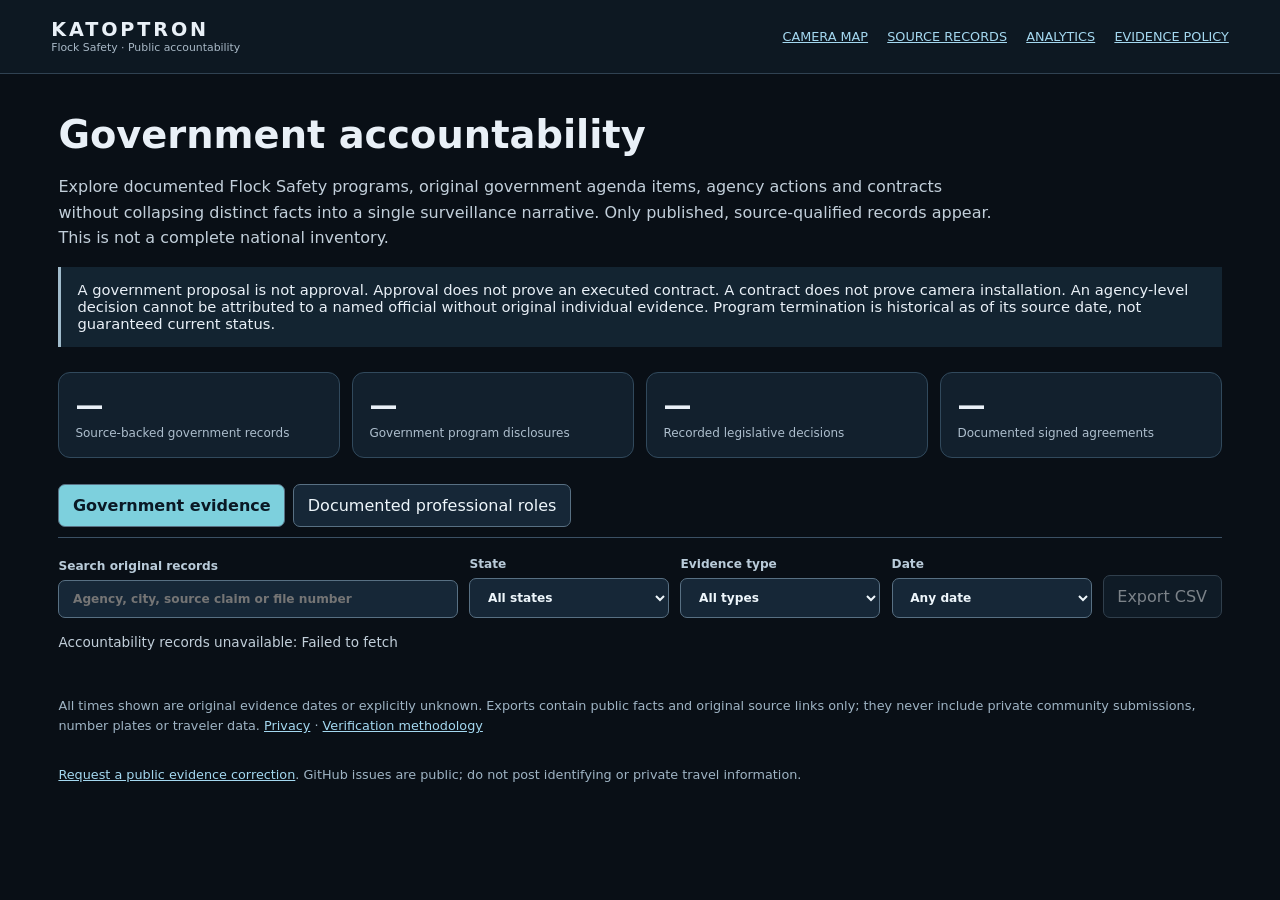
<file: accountability.html>
<!doctype html>
<html lang="en"><head><meta charset="utf-8"><meta name="viewport" content="width=device-width,initial-scale=1">
<meta name="referrer" content="strict-origin-when-cross-origin">
<title>Katoptron | Flock Safety Government Accountability</title>
<meta name="description" content="Explore original government documents, dated Flock Safety program disclosures, legislative actions and source-backed professional role records without confusing proposals, contracts and installations.">
<style>
:root{color-scheme:dark;font-family:Inter,system-ui,-apple-system,Segoe UI,sans-serif;background:#090f16;color:#e9f0f7}
*{box-sizing:border-box}body{margin:0}a{color:#a4d8f0}a:hover{text-decoration:underline}
header{display:flex;align-items:center;justify-content:space-between;gap:1rem;flex-wrap:wrap;padding:1.15rem max(1rem,4vw);border-bottom:1px solid #304252;background:#0d1822}
.brand{font-weight:800;letter-spacing:.15em;font-size:1.2rem;text-decoration:none;color:#e9f0f7}
.brand small{display:block;font-weight:400;letter-spacing:0;font-size:.68rem;color:#a9b9c7}
nav{display:flex;gap:1.2rem;flex-wrap:wrap;font-size:.8rem}
main{max-width:1240px;margin:0 auto;padding:2.4rem max(1rem,3vw) 5rem}
h1{font-size:clamp(1.6rem,3.6vw,2.4rem);line-height:1.2;margin:0 0 .6rem}h2{font-size:1.18rem;margin:0}
p{color:#c2cfda;line-height:1.6}.lead{max-width:940px}
.counters{display:grid;grid-template-columns:repeat(4,minmax(0,1fr));gap:.8rem;margin:1.6rem 0}
.counter{border:1px solid #31495c;border-radius:12px;padding:1rem;background:#12202d}
.counter strong{display:block;font-size:1.75rem;font-variant-numeric:tabular-nums}
.counter span{color:#adbecd;font-size:.75rem}
.warning{border-left:3px solid #a1bccc;padding:.9rem 1rem;background:#132431;margin:1rem 0;font-size:.92rem}
.tabs{display:flex;gap:.5rem;border-bottom:1px solid #3b5064;margin:1.6rem 0 1.2rem;padding-bottom:.6rem;flex-wrap:wrap}
button,input,select{font:inherit;color:#eef6fb;background:#162737;border:1px solid #587083;border-radius:7px;padding:.7rem .85rem}
button{cursor:pointer}button:hover{border-color:#93c9df}button:disabled{opacity:.5;cursor:not-allowed}
button.active{background:#7dd0dd;color:#0a1925;font-weight:700}
.controls{display:grid;grid-template-columns:minmax(220px,2fr) repeat(3,minmax(110px,1fr)) auto;gap:.7rem;align-items:end}
label{display:flex;flex-direction:column;gap:.4rem;font-size:.76rem;color:#b9cbd9;font-weight:650}
#status{font-size:.85rem;min-height:1.6em}#results{display:grid;gap:.75rem}
.entry{border:1px solid #334d60;border-radius:11px;background:#111e2a;padding:1rem 1.15rem}
.entry h3{font-size:1.05rem;margin:.55rem 0}.entry p{margin:.55rem 0;white-space:pre-wrap;overflow-wrap:anywhere}
.eyebrow{font-size:.73rem;letter-spacing:.04em;color:#9fb5c8;font-weight:650}
.chips{display:flex;gap:.4rem;flex-wrap:wrap;align-items:center;margin:.25rem 0}
.chip{border:1px solid #537082;border-radius:999px;font-size:.69rem;padding:.24rem .55rem;color:#bcd1df}
.chip.info{border-color:#4e91a7;color:#a9e9ee}.chip.uncertain{border-color:#997f5c;color:#ebd5ac}
.source{display:inline-block;margin-top:.5rem;font-size:.86rem}
.foot{font-size:.8rem;color:#9fb4c4;margin-top:1.8rem}
.group{font-size:.9rem;font-weight:750;margin:1.3rem 0 .2rem;border-bottom:1px solid #334c5d;padding:.55rem 0}
#peoplePanel[hidden],#recordsPanel[hidden]{display:none}
@media(max-width:870px){.controls{grid-template-columns:repeat(2,minmax(0,1fr))}.controls label:first-child{grid-column:span 2}.counters{grid-template-columns:repeat(2,minmax(0,1fr))}}
@media(max-width:520px){.controls{grid-template-columns:1fr}.controls label:first-child{grid-column:auto}}
:focus-visible{outline:3px solid #8bdeed;outline-offset:3px}
</style><link rel="stylesheet" href="./a11y.css"></head>
<body><a class="skip-link" href="#main-content">Skip to main content</a>
<header><a class="brand" href="./index.html">KATOPTRON <small>Flock Safety · Public accountability</small></a>
<nav aria-label="Navigation"><a href="./index.html">CAMERA MAP</a><a href="./records.html">SOURCE RECORDS</a><a href="./analytics.html">ANALYTICS</a><a href="./methodology.html">EVIDENCE POLICY</a></nav></header>
<main id="main-content">
<h1>Government accountability</h1>
<p class="lead">Explore documented Flock Safety programs, original government agenda items, agency actions and contracts without collapsing distinct facts into a single surveillance narrative. Only published, source-qualified records appear. This is not a complete national inventory.</p>
<div class="warning" role="note">A government proposal is not approval. Approval does not prove an executed contract. A contract does not prove camera installation. An agency-level decision cannot be attributed to a named official without original individual evidence. Program termination is historical as of its source date, not guaranteed current status.</div>
<section class="counters" aria-label="Published accountability evidence">
<div class="counter"><strong id="total">—</strong><span>Source-backed government records</span></div>
<div class="counter"><strong id="programCount">—</strong><span>Government program disclosures</span></div>
<div class="counter"><strong id="decisionCount">—</strong><span>Recorded legislative decisions</span></div>
<div class="counter"><strong id="contractCount">—</strong><span>Documented signed agreements</span></div>
</section>
<div class="tabs" role="tablist" aria-label="Accountability datasets">
<button id="recordsTab" class="active" role="tab" aria-selected="true" aria-controls="recordsPanel">Government evidence</button>
<button id="peopleTab" role="tab" aria-selected="false" aria-controls="peoplePanel">Documented professional roles</button>
</div>
<section id="recordsPanel" role="tabpanel" aria-labelledby="recordsTab">
<div class="controls">
<label>Search original records<input id="search" type="search" maxlength="140" placeholder="Agency, city, source claim or file number"></label>
<label>State<select id="state"><option value="">All states</option></select></label>
<label>Evidence type<select id="type"><option value="">All types</option>
<option value="government_program">Government programs</option><option value="editorially_reviewed_action">Editorial actions</option>
<option value="agenda_mention">Agenda mentions</option><option value="recorded_legislative_decision">Recorded decisions</option>
<option value="executed_contract">Signed agreements</option><option value="contract_form_document">Agreement PDFs — unsigned status</option>
<option value="agency_reported_deployment">Agency deployment reports</option></select></label>
<label>Date<select id="dated"><option value="">Any date</option><option value="dated">Documented date only</option><option value="undated">Date unverified</option></select></label>
<button id="export" type="button" disabled>Export CSV</button>
</div>
<p id="status" role="status" aria-live="polite">Loading official records…</p>
<div id="results" aria-live="polite"></div>
</section>
<section id="peoplePanel" role="tabpanel" aria-labelledby="peopleTab" hidden>
<p>Only primary-source-documented public professional roles. A role reported by Flock Safety is identified as a <strong>company claim</strong>, not independent confirmation of present employment. No individual government votes are currently evidenced in this directory.</p>
<h2>Individual government votes and official statements</h2>
<p>A named position appears only when an original roll-call record or directly recorded government statement identifies the person and exact action. General agency decisions are never attributed to individuals.</p>
<div id="positionsStatus" role="status">Loading original individual evidence…</div><div id="positionResults"></div>
<h2 style="margin-top:1.7rem">Dated Flock Safety professional roles</h2>
<div id="peopleStatus" role="status">Loading dated role evidence…</div><div id="peopleResults"></div>
</section>
<p class="foot">All times shown are original evidence dates or explicitly unknown. Exports contain public facts and original source links only; they never include private community submissions, number plates or traveler data. <a href="./privacy.html">Privacy</a> · <a href="./methodology.html">Verification methodology</a></p>
<p class="foot"><a href="https://github.com/ayeemecee0/Katoptron/issues/new/choose" target="_blank" rel="noopener noreferrer">Request a public evidence correction</a>. GitHub issues are public; do not post identifying or private travel information.</p></main>
<script src="./config.js"></script>
<script>
'use strict';
const cfg=window.KATOPTRON_CONFIG;
const $=id=>document.getElementById(id);
const evidence=[];
let people=[],positions=[],limitReached=false;
const labels={
government_program:'Government program',editorially_reviewed_action:'Editorially reviewed record',
agenda_mention:'Official agenda mention',recorded_legislative_decision:'Recorded legislative action',
executed_contract:'Documented signed agreement',contract_form_document:'Agreement-form document · execution unknown',
agency_reported_deployment:'Agency-reported deployment'};
function elem(tag,text,css){
 const e=document.createElement(tag);
 if(text!==null&&text!==undefined)e.textContent=String(text);
 if(css)e.className=css;
 return e;
}
function safeHttps(url){
 try{const u=new URL(url);return u.protocol==='https:'&&!u.username&&!u.password?u.href:null;}catch{return null;}
}
async function fetchRows(table,fields='*'){
 const result=[];
 let offset=0;
 for(let n=0;n<10;n++){
  const params=new URLSearchParams({select:fields,limit:'500',offset:String(offset)});
  const resp=await fetch(cfg.supabaseUrl+'/rest/v1/'+table+'?'+params,
   {headers:{apikey:cfg.supabasePublishableKey},cache:'no-store',referrerPolicy:'no-referrer'});
  if(!resp.ok)throw Error('Evidence service '+table+' failed ('+resp.status+').');
  const page=await resp.json();
  if(!Array.isArray(page))throw Error('Unexpected published evidence response.');
  result.push(...page);
  if(page.length<500)return result;
  offset+=500;
 }
 limitReached=true;return result;
}
function link(to,label){
 const href=safeHttps(to);
 if(!href)return null;
 const a=elem('a',label,'source');
 a.href=href;a.target='_blank';a.rel='noopener noreferrer';
 return a;
}
function stats(){
 $('total').textContent=evidence.length.toLocaleString();
 $('programCount').textContent=evidence.filter(x=>x.event_type==='government_program').length;
 $('decisionCount').textContent=evidence.filter(x=>x.event_type==='recorded_legislative_decision').length;
 $('contractCount').textContent=evidence.filter(x=>x.event_type==='executed_contract').length;
 const states=[...new Set(evidence.map(x=>x.state_code).filter(Boolean))].sort();
 const select=$('state');select.replaceChildren(new Option('All states',''));
 for(const s of states)select.append(new Option(s,s));
}
function recordCard(x){
 const article=elem('article',null,'entry');
 const tags=elem('div',null,'chips');
 tags.append(elem('span',labels[x.event_type]||x.event_type,'chip info'));
 if(x.evidence_level==='historical_termination')tags.append(elem('span','Terminated at source date','chip uncertain'));
 if(x.event_type==='agenda_mention'||x.event_type==='contract_form_document')
   tags.append(elem('span','Not evidence of contract execution','chip uncertain'));
 if(!x.event_date)tags.append(elem('span','Date unverified','chip uncertain'));
 article.append(tags,elem('h3',x.title),elem('div',x.jurisdiction_label+(x.agency_label?' · '+x.agency_label:'')+' · '+(x.event_date||'No dated event established'),'eyebrow'));
 article.append(elem('p',x.summary));
 if(x.camera_count!=null)article.append(elem('div','Source-reported cameras: '+x.camera_count+' (not verified active locations)','eyebrow'));
 if(x.amount_usd!=null)article.append(elem('div','Documented contract amount: $'+Number(x.amount_usd).toLocaleString('en-US'),'eyebrow'));
 if(x.person_label)article.append(elem('p','Named person evidenced: '+x.person_label+' ('+(x.person_role||'role not provided')+')'));
 const a=link(x.source_url,'Original evidence: '+(x.source_label||'Open source')+' ↗');
 if(a)article.append(a);
 return article;
}
function currentRows(){
 const q=$('search').value.trim().toLocaleLowerCase();
 const state=$('state').value,type=$('type').value,date=$('dated').value;
 return evidence.filter(x=>
  (!state||x.state_code===state)&&(!type||x.event_type===type)&&
  (!date||(date==='dated'?!!x.event_date:!x.event_date))&&
  (!q||[x.title,x.summary,x.jurisdiction_label,x.agency_label,x.person_label,x.event_key]
   .filter(Boolean).join(' ').toLocaleLowerCase().includes(q)))
  .sort((a,b)=>(b.event_date||'').localeCompare(a.event_date||'')||
    a.jurisdiction_label.localeCompare(b.jurisdiction_label)||a.event_key.localeCompare(b.event_key));
}
function render(){
 const rows=currentRows();
 $('status').textContent=rows.length+' matching published records'+(limitReached?' · Result cap reached; dataset may be incomplete':'');
 const box=$('results');box.replaceChildren();
 if(!rows.length){box.append(elem('p','No source-backed records match these filters. Absence of records does not prove absence of Flock activity.','warning'));return;}
 let year='';
 for(const x of rows){
  const next=(x.event_date||'Undated').slice(0,4);
  if(next!==year){year=next;box.append(elem('h2',next==='Unda'?'Undated or date not established':next,'group'));}
  box.append(recordCard(x));
 }
}
function safeCsvValue(value){
 let s=String(value??'');
 if(/^[\s]*[=+@\-\t\r]/.test(s))s="'"+s;
 return '"'+s.replaceAll('"','""')+'"';
}
$('export').addEventListener('click',()=>{
 const headers=['event_key','event_type','evidence_level','jurisdiction_label','state_code','agency_label','event_date','date_basis','title','summary','source_url','source_label','camera_count','amount_usd'];
 const rows=currentRows();
 const csv=[headers.join(','),...rows.map(r=>headers.map(k=>safeCsvValue(r[k])).join(','))].join('\r\n');
 const blob=new Blob([csv],{type:'text/csv;charset=utf-8'});
 const url=URL.createObjectURL(blob);
 const a=document.createElement('a');a.href=url;a.download='katoptron-accountability-evidence.csv';a.click();
 setTimeout(()=>URL.revokeObjectURL(url),2000);
});
function showTab(which){
 const person=which==='people';
 $('recordsTab').classList.toggle('active',!person);$('peopleTab').classList.toggle('active',person);
 $('recordsTab').setAttribute('aria-selected',String(!person));$('peopleTab').setAttribute('aria-selected',String(person));
 $('recordsTab').tabIndex=person?-1:0;$('peopleTab').tabIndex=person?0:-1;
 $('recordsPanel').hidden=person;$('peoplePanel').hidden=!person;
}
$('recordsTab').addEventListener('click',()=>showTab('records'));
$('peopleTab').addEventListener('click',()=>showTab('people'));
$('peopleTab').tabIndex=-1;
for(const id of ['recordsTab','peopleTab']){
 $(id).addEventListener('keydown',event=>{
  if(!['ArrowLeft','ArrowRight','Home','End'].includes(event.key))return;
  event.preventDefault();
  const next=(id==='recordsTab')?'people':'records';
  const desired=event.key==='Home'?'records':event.key==='End'?'people':next;
  showTab(desired);$(desired==='people'?'peopleTab':'recordsTab').focus();
 });
}
for(const field of ['search','state','type','dated'])$(field).addEventListener('input',render);

function renderPositions(){
 const box=$('positionResults');box.replaceChildren();
 $('positionsStatus').textContent=positions.length+' individually evidenced government position records';
 for(const r of positions){
  const card=elem('article',null,'entry');
  card.append(elem('div',r.record_kind==='individual_roll_call_vote'?'Original government roll-call vote':'Original government-recorded statement','eyebrow'));
  card.append(elem('h3',r.person_name),elem('div',r.office_title+' · '+r.jurisdiction_label+' · '+r.action_date,'eyebrow'));
  card.append(elem('p',r.evidence_description));
  card.append(elem('div','Recorded position: '+r.recorded_position.replaceAll('_',' ')+' · Document '+r.document_reference,'eyebrow'));
  const a=link(r.original_government_url,'Original named government record ↗');
  if(a)card.append(a);
  box.append(card);
 }
 if(!positions.length)box.append(elem('p','No original government source currently establishes a specific individual vote or statement in this dataset. This does not imply that officials did not vote or speak.','warning'));
}
function renderPeople(){
 const box=$('peopleResults');box.replaceChildren();
 $('peopleStatus').textContent=people.length+' source-attributed professional role records; these do not establish individual government votes';
 for(const r of people){
  const card=elem('article',null,'entry');
  card.append(elem('div',r.role_category==='flock_vendor_leadership'?'Vendor-issued role claim · dated source':'Original government role claim','eyebrow'));
  card.append(elem('h3',r.person_name),elem('div',r.role_title+' · '+r.organization_name,'eyebrow'));
  card.append(elem('p',r.evidence_description));
  card.append(elem('div','Documented as of '+r.source_date+' · '+r.source_publisher,'eyebrow'));
  const a=link(r.source_url,'Original professional-role source ↗');if(a)card.append(a);
  box.append(card);
 }
 if(!people.length)box.append(elem('p','No qualifying dated professional roles available. Unverified officials and inferred votes remain absent.','warning'));
}
async function load(){
 try{
  if(!cfg?.supabaseUrl||!cfg?.supabasePublishableKey)throw Error('Missing public connection configuration');
  const [events,roles,individuals]=await Promise.all([
   fetchRows('flock_accountability_directory'),
   fetchRows('flock_accountability_roles','role_key,person_name,role_title,organization_name,role_category,source_publisher,source_type,source_url,source_date,evidence_description,reviewed_at,last_checked_at'),
   fetchRows('flock_individual_public_positions','position_key,person_name,office_title,jurisdiction_label,state_code,record_kind,recorded_position,action_date,document_reference,evidence_description,original_government_url,source_kind,verified_at,last_checked_at')
  ]);
  const seen=new Set(); evidence.length=0;
  for(const row of events){if(!seen.has(row.event_key)&&safeHttps(row.source_url)){seen.add(row.event_key);evidence.push(row);}}
  people=roles.filter(r=>safeHttps(r.source_url));
  positions=individuals.filter(r=>safeHttps(r.original_government_url));
  stats();render();renderPeople();renderPositions();$('export').disabled=false;
 }catch(e){
  $('status').textContent='Accountability records unavailable: '+e.message;
  $('peopleStatus').textContent='Professional-role records unavailable: '+e.message;
  $('positionsStatus').textContent='Named government votes unavailable: '+e.message;
 }
}
load();
</script></body></html>
</file>
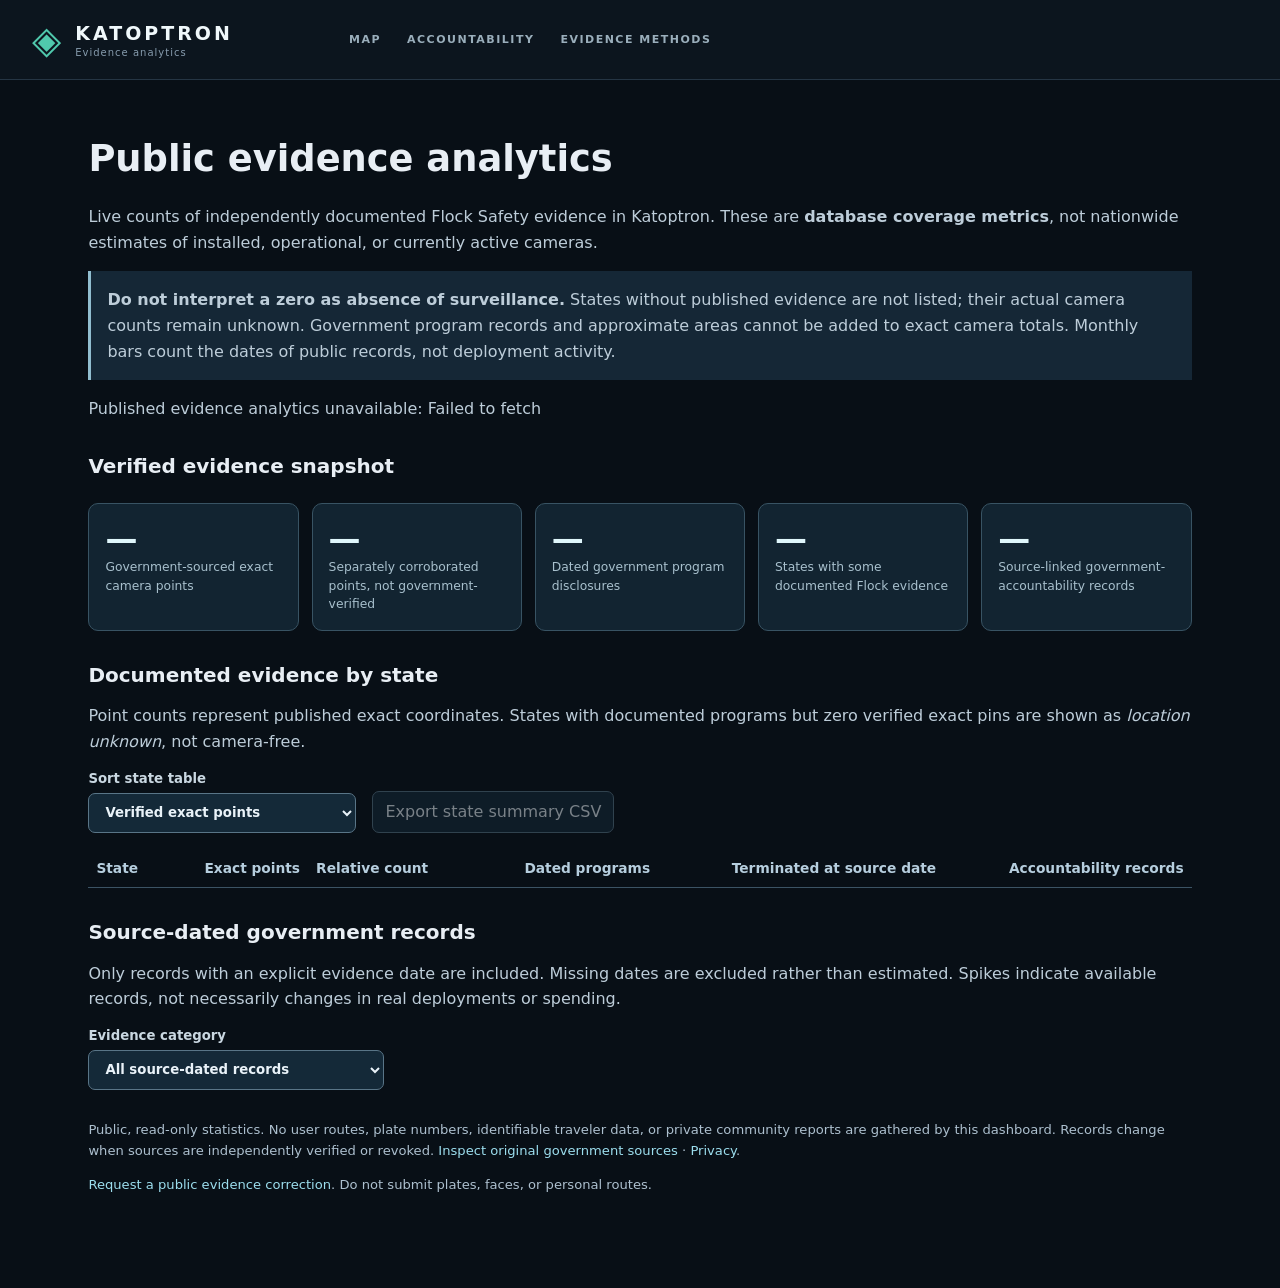
<file: analytics.html>
<!doctype html>
<html lang="en"><head><meta charset="utf-8"><meta name="viewport" content="width=device-width,initial-scale=1">
<meta name="referrer" content="no-referrer"><title>Katoptron | Public evidence analytics</title>
<meta name="description" content="Open source-backed Flock Safety evidence statistics, dated government record frequencies and state-level documented coverage with uncertainty clearly labeled.">
<link rel="stylesheet" href="./map.css">
<style>
main{max-width:1180px;margin:0 auto;padding:2rem clamp(1rem,3vw,2.5rem) 5rem}
h1{font-size:clamp(1.6rem,3vw,2.3rem)}h2{font-size:1.25rem;margin-top:2rem}
p{line-height:1.6;color:#bdcdd9}.notice{padding:1rem;border-left:3px solid #91bed0;background:#152736}
.metrics{display:grid;grid-template-columns:repeat(5,minmax(0,1fr));gap:.8rem;margin:1.6rem 0}
.metric{border:1px solid #385363;border-radius:10px;background:#122431;padding:1rem}
.metric strong{font-size:clamp(1.35rem,2.5vw,2rem);display:block;font-variant-numeric:tabular-nums;color:#dff6fb}
.metric span{font-size:.77rem;color:#a8c0cd;line-height:1.5;display:block}
section{margin-top:2rem}label{display:flex;flex-direction:column;gap:.45rem;font-size:.83rem;color:#c9d7e1;font-weight:600}
select,button{font:inherit;border:1px solid #597587;background:#142938;color:#e9f2f8;padding:.65rem .75rem;border-radius:7px}
button{cursor:pointer}button:disabled{opacity:.5;cursor:not-allowed}
.filters{display:flex;align-items:end;gap:1rem;flex-wrap:wrap;margin:1rem 0}
table{width:100%;border-collapse:collapse;font-size:.86rem}th{text-align:left;font-weight:700;color:#b6cede}
th,td{border-bottom:1px solid #3b5364;padding:.7rem .5rem}td.num,th.num{text-align:right;font-variant-numeric:tabular-nums}
tbody tr:hover{background:#192d3a}.scroller{overflow-x:auto}
.barwrap{display:flex;align-items:center;gap:.5rem;min-width:150px}
.bar{display:block;height:10px;background:#6fc9d0;border-radius:4px;max-width:100%;flex:none}
code{color:#c7edf3}#status{min-height:1.5rem}#timeChart{display:grid;gap:.55rem}
.timeitem{display:grid;grid-template-columns:90px minmax(60px,1fr) 50px;gap:.8rem;align-items:center}
.timeitem .bar{height:13px;background:#92b9e5} .footnote{font-size:.82rem;color:#adc0cf}
a{color:#9cdeee}:focus-visible{outline:3px solid #93d9ed;outline-offset:3px}
@media(max-width:950px){.metrics{grid-template-columns:repeat(3,minmax(0,1fr))}}
@media(max-width:600px){.metrics{grid-template-columns:repeat(2,minmax(0,1fr))}th,td{font-size:.77rem}.timeitem{grid-template-columns:85px minmax(30px,1fr) 40px}}
@media(prefers-reduced-motion:reduce){*{scroll-behavior:auto!important;transition:none!important;animation:none!important}}
</style><link rel="stylesheet" href="./a11y.css"></head><body><a class="skip-link" href="#main-content">Skip to main content</a>
<header class="masthead"><a class="brand" href="./index.html"><span class="logo-mark" aria-hidden="true">◈</span><span><strong>KATOPTRON</strong><small>Evidence analytics</small></span></a>
<nav aria-label="Main navigation"><a href="./index.html">MAP</a><a href="./accountability.html">ACCOUNTABILITY</a><a href="./methodology.html">EVIDENCE METHODS</a></nav></header>
<main id="main-content">
<h1>Public evidence analytics</h1>
<p>Live counts of independently documented Flock Safety evidence in Katoptron. These are <strong>database coverage metrics</strong>, not nationwide estimates of installed, operational, or currently active cameras.</p>
<p class="notice" role="note"><strong>Do not interpret a zero as absence of surveillance.</strong> States without published evidence are not listed; their actual camera counts remain unknown. Government program records and approximate areas cannot be added to exact camera totals. Monthly bars count the dates of public records, not deployment activity.</p>
<p id="status" role="status" aria-live="polite">Loading published evidence…</p>
<section aria-labelledby="overviewHeading"><h2 id="overviewHeading">Verified evidence snapshot</h2>
<div class="metrics">
<div class="metric"><strong id="exact">—</strong><span>Government-sourced exact camera points</span></div>
<div class="metric"><strong id="corroborated">—</strong><span>Separately corroborated points, not government-verified</span></div>
<div class="metric"><strong id="programs">—</strong><span>Dated government program disclosures</span></div>
<div class="metric"><strong id="states">—</strong><span>States with some documented Flock evidence</span></div>
<div class="metric"><strong id="accountability">—</strong><span>Source-linked government-accountability records</span></div>
</div>
<p id="overviewDetail" class="footnote"></p></section>
<section aria-labelledby="stateHeading"><h2 id="stateHeading">Documented evidence by state</h2>
<p>Point counts represent published exact coordinates. States with documented programs but zero verified exact pins are shown as <em>location unknown</em>, not camera-free.</p>
<div class="filters">
<label>Sort state table
<select id="sort"><option value="points">Verified exact points</option><option value="programs">Government program records</option><option value="name">State A–Z</option></select></label>
<button type="button" id="download" disabled>Export state summary CSV</button>
</div>
<div class="scroller"><table aria-label="Source-documented government evidence by state">
<thead><tr><th scope="col">State</th><th scope="col" class="num">Exact points</th><th scope="col">Relative count</th><th scope="col" class="num">Dated programs</th><th scope="col" class="num">Terminated at source date</th><th scope="col" class="num">Accountability records</th></tr></thead>
<tbody id="stateRows"></tbody></table></div>
</section>
<section aria-labelledby="timelineHeading"><h2 id="timelineHeading">Source-dated government records</h2>
<p>Only records with an explicit evidence date are included. Missing dates are excluded rather than estimated. Spikes indicate available records, not necessarily changes in real deployments or spending.</p>
<div class="filters"><label>Evidence category
<select id="category"><option value="">All source-dated records</option><option value="government_program">Government program disclosures</option><option value="agenda_mention">Official agenda mentions</option><option value="editorially_reviewed_action">Editorially reviewed actions</option><option value="recorded_legislative_decision">Recorded legislative decisions</option><option value="executed_contract">Signed agreements</option><option value="agency_reported_deployment">Reported deployments</option><option value="contract_form_document">Agreement-form PDFs</option></select></label></div>
<div id="timeChart" role="list" aria-label="Counts of published records by source evidence month"></div>
</section>
<p class="footnote">Public, read-only statistics. No user routes, plate numbers, identifiable traveler data, or private community reports are gathered by this dashboard. Records change when sources are independently verified or revoked. <a href="./accountability.html">Inspect original government sources</a> · <a href="./privacy.html">Privacy</a>.</p>
<p class="footnote"><a href="https://github.com/ayeemecee0/Katoptron/issues/new/choose" target="_blank" rel="noopener noreferrer">Request a public evidence correction</a>. Do not submit plates, faces, or personal routes.</p></main>
<script src="./config.js"></script><script>
'use strict';
const cfg=window.KATOPTRON_CONFIG;
const $=id=>document.getElementById(id);
let stateData=[],timeData=[];
function count(n){return Number(n??0).toLocaleString('en-US');}
async function read(table){
 if(!cfg?.supabaseUrl||!cfg?.supabasePublishableKey)throw Error('Public connection unavailable');
 const response=await fetch(cfg.supabaseUrl+'/rest/v1/'+table+'?select=*&limit=500',
   {headers:{apikey:cfg.supabasePublishableKey},cache:'no-store',referrerPolicy:'no-referrer'});
 if(!response.ok)throw Error(table+' HTTP '+response.status);
 const rows=await response.json();
 if(!Array.isArray(rows)||rows.length>=500)throw Error(table+' invalid or truncated');
 return rows;
}
function element(tag,value,cls){const e=document.createElement(tag);if(value!=null)e.textContent=String(value);if(cls)e.className=cls;return e;}
function put(id,value){$(id).textContent=value;}
function bar(percent){
 const wrap=element('div',null,'barwrap');
 const visual=element('span',null,'bar');visual.style.width=(Math.max(0,Math.min(100,percent)))+'%';visual.setAttribute('aria-hidden','true');
 wrap.append(visual);return wrap;
}
function renderStates(){
 const sorted=[...stateData],s=$('sort').value;
 sorted.sort((a,b)=>s==='name'?a.state_code.localeCompare(b.state_code):
  s==='programs'?Number(b.source_dated_program_records)-Number(a.source_dated_program_records)||a.state_code.localeCompare(b.state_code):
   Number(b.verified_exact_gis_points)-Number(a.verified_exact_gis_points)||a.state_code.localeCompare(b.state_code));
 const max=Math.max(1,...sorted.map(x=>Number(x.verified_exact_gis_points)));
 const body=$('stateRows');body.replaceChildren();
 for(const r of sorted){
  const tr=document.createElement('tr');
  tr.append(element('th',r.state_code));tr.lastChild.setAttribute('scope','row');
  tr.append(element('td',Number(r.verified_exact_gis_points)===0?'Unknown (no exact pins)':count(r.verified_exact_gis_points),'num'));
  const barCell=element('td');barCell.append(bar(Number(r.verified_exact_gis_points)/max*100));tr.append(barCell);
  for(const key of ['source_dated_program_records','terminated_as_of_source','accountability_records'])tr.append(element('td',count(r[key]),'num'));
  body.append(tr);
 }
}
function renderMonths(){
 const category=$('category').value;
 const grouped=new Map();
 for(const r of timeData)if(!category||r.event_type===category){
   grouped.set(r.evidence_month,(grouped.get(r.evidence_month)||0)+Number(r.source_dated_records));
 }
 const months=[...grouped.entries()].sort((a,b)=>a[0].localeCompare(b[0]));
 const max=Math.max(1,...months.map(x=>x[1]));
 const box=$('timeChart');box.replaceChildren();
 if(!months.length){box.append(element('p','No source-dated published records for this category. This is not evidence of no government activity.'));return;}
 for(const [month,n] of months){
  const row=element('div',null,'timeitem');row.setAttribute('role','listitem');
  row.setAttribute('aria-label',month.slice(0,7)+': '+n+' source-dated records');
  row.append(element('span',month.slice(0,7)));
  row.append(bar(n/max*100));row.append(element('strong',count(n)));box.append(row);
 }
}
function csvEscape(x){
 let value=String(x??'');
 if(/^[\s]*[=+@\-\t\r]/.test(value))value="'"+value;
 return '"'+value.replaceAll('"','""')+'"';
}
$('download').addEventListener('click',()=>{
 const cols=['state_code','verified_exact_gis_points','verified_point_jurisdictions','source_dated_program_records','terminated_as_of_source','accountability_records','agenda_mentions','signed_contracts'];
 const csv=[cols.join(','),...stateData.map(r=>cols.map(k=>csvEscape(r[k])).join(','))].join('\r\n');
 const url=URL.createObjectURL(new Blob([csv],{type:'text/csv;charset=utf-8'}));
 const a=document.createElement('a');a.href=url;a.download='katoptron-source-evidence-by-state.csv';a.click();
 setTimeout(()=>URL.revokeObjectURL(url),2000);
});
$('sort').addEventListener('change',renderStates);
$('category').addEventListener('change',renderMonths);
async function start(){
 try{
  const [overview,states,months]=await Promise.all([
   read('flock_analytics_overview'),read('flock_analytics_states'),read('flock_analytics_monthly_evidence')
  ]);
  if(overview.length!==1)throw Error('No unique national overview returned');
  const o=overview[0];stateData=states;timeData=months;
  put('exact',count(o.exact_government_points));put('corroborated',count(o.separately_corroborated_points));
  put('programs',count(o.source_dated_programs));put('states',count(o.states_with_any_documented_evidence));
  put('accountability',count(o.accountability_records));
  put('overviewDetail',count(o.terminated_at_source_date)+' program records indicate termination as of source date; '+
    count(o.states_with_exact_gis_evidence)+' states contain exact sourced GIS points; '+
    count(o.documented_signed_contracts)+' signed agreements and '+count(o.documented_individual_positions)+
    ' explicitly documented individual official positions currently published.');
  renderStates();renderMonths();$('download').disabled=false;
  put('status','Loaded current published evidence. Counts update from the database when original-source records change.');
 }catch(error){put('status','Published evidence analytics unavailable: '+error.message);}
}
start();
</script></body></html>
</file>
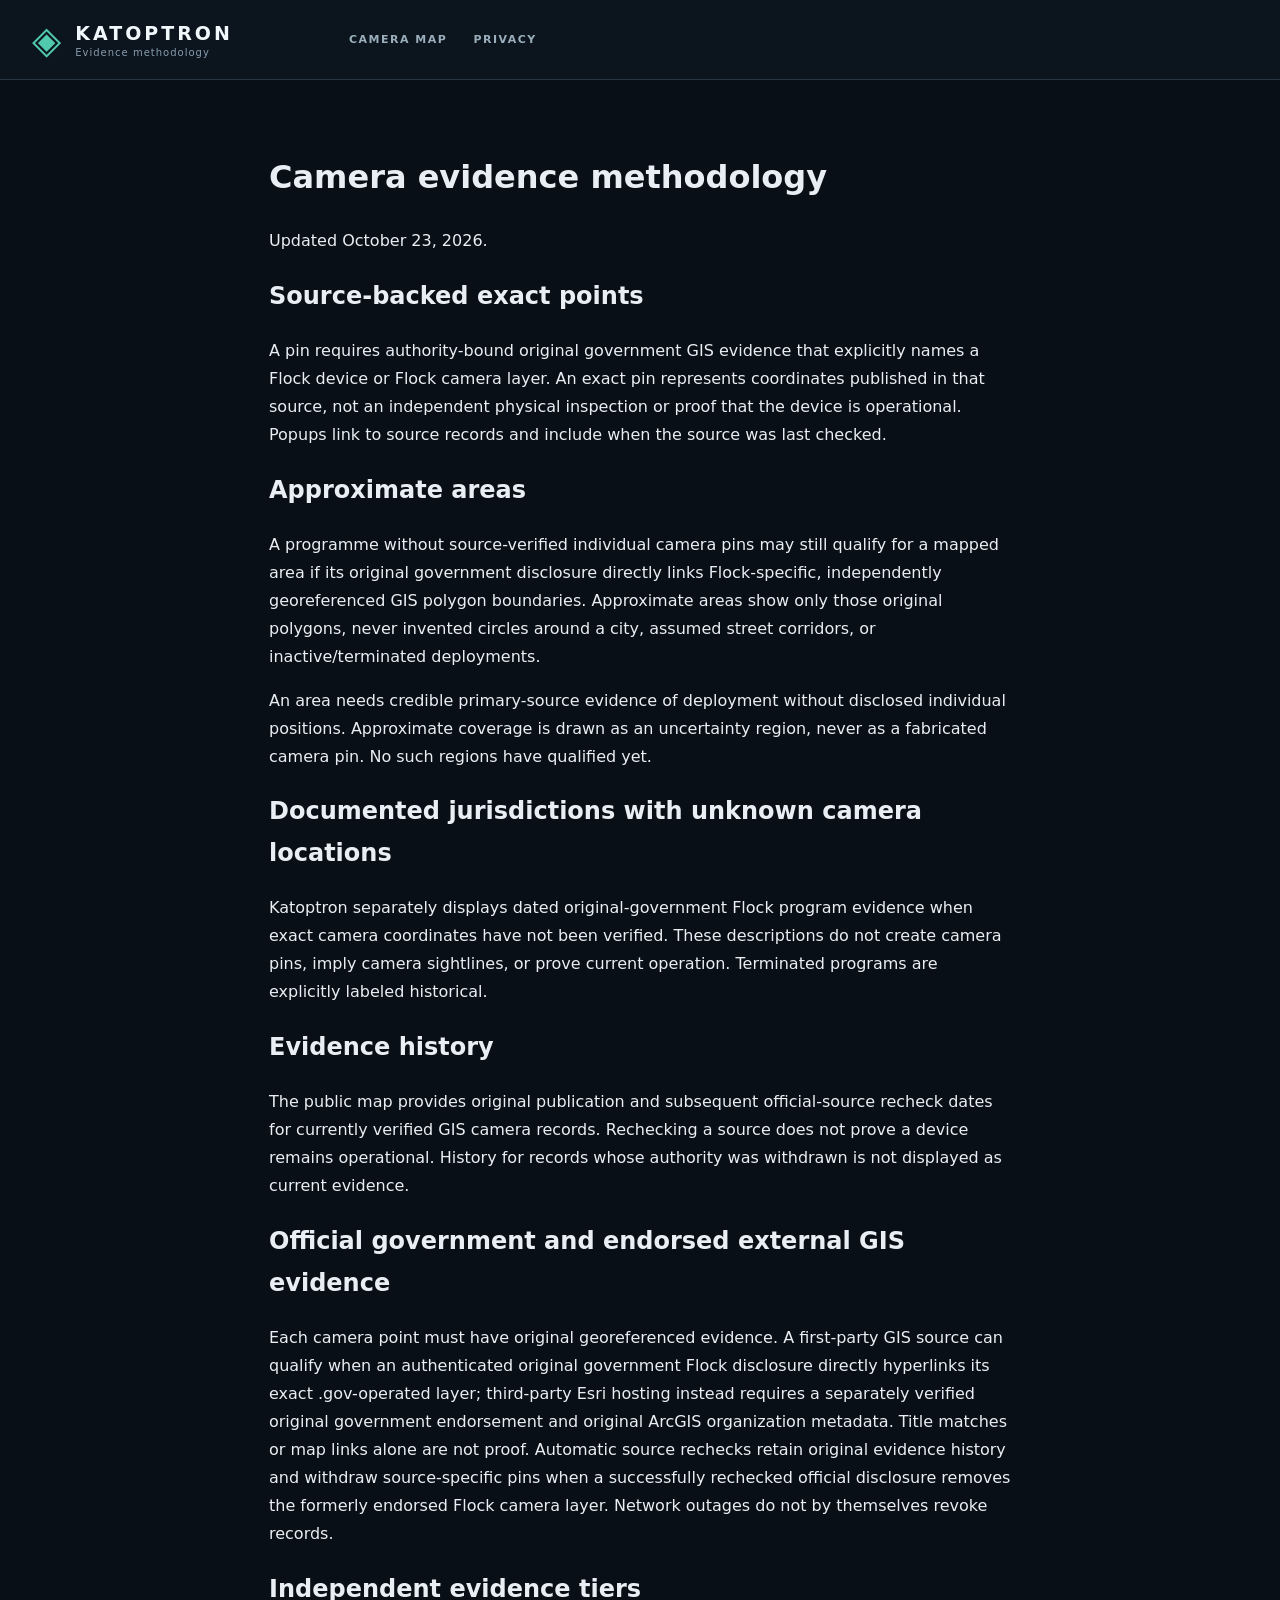
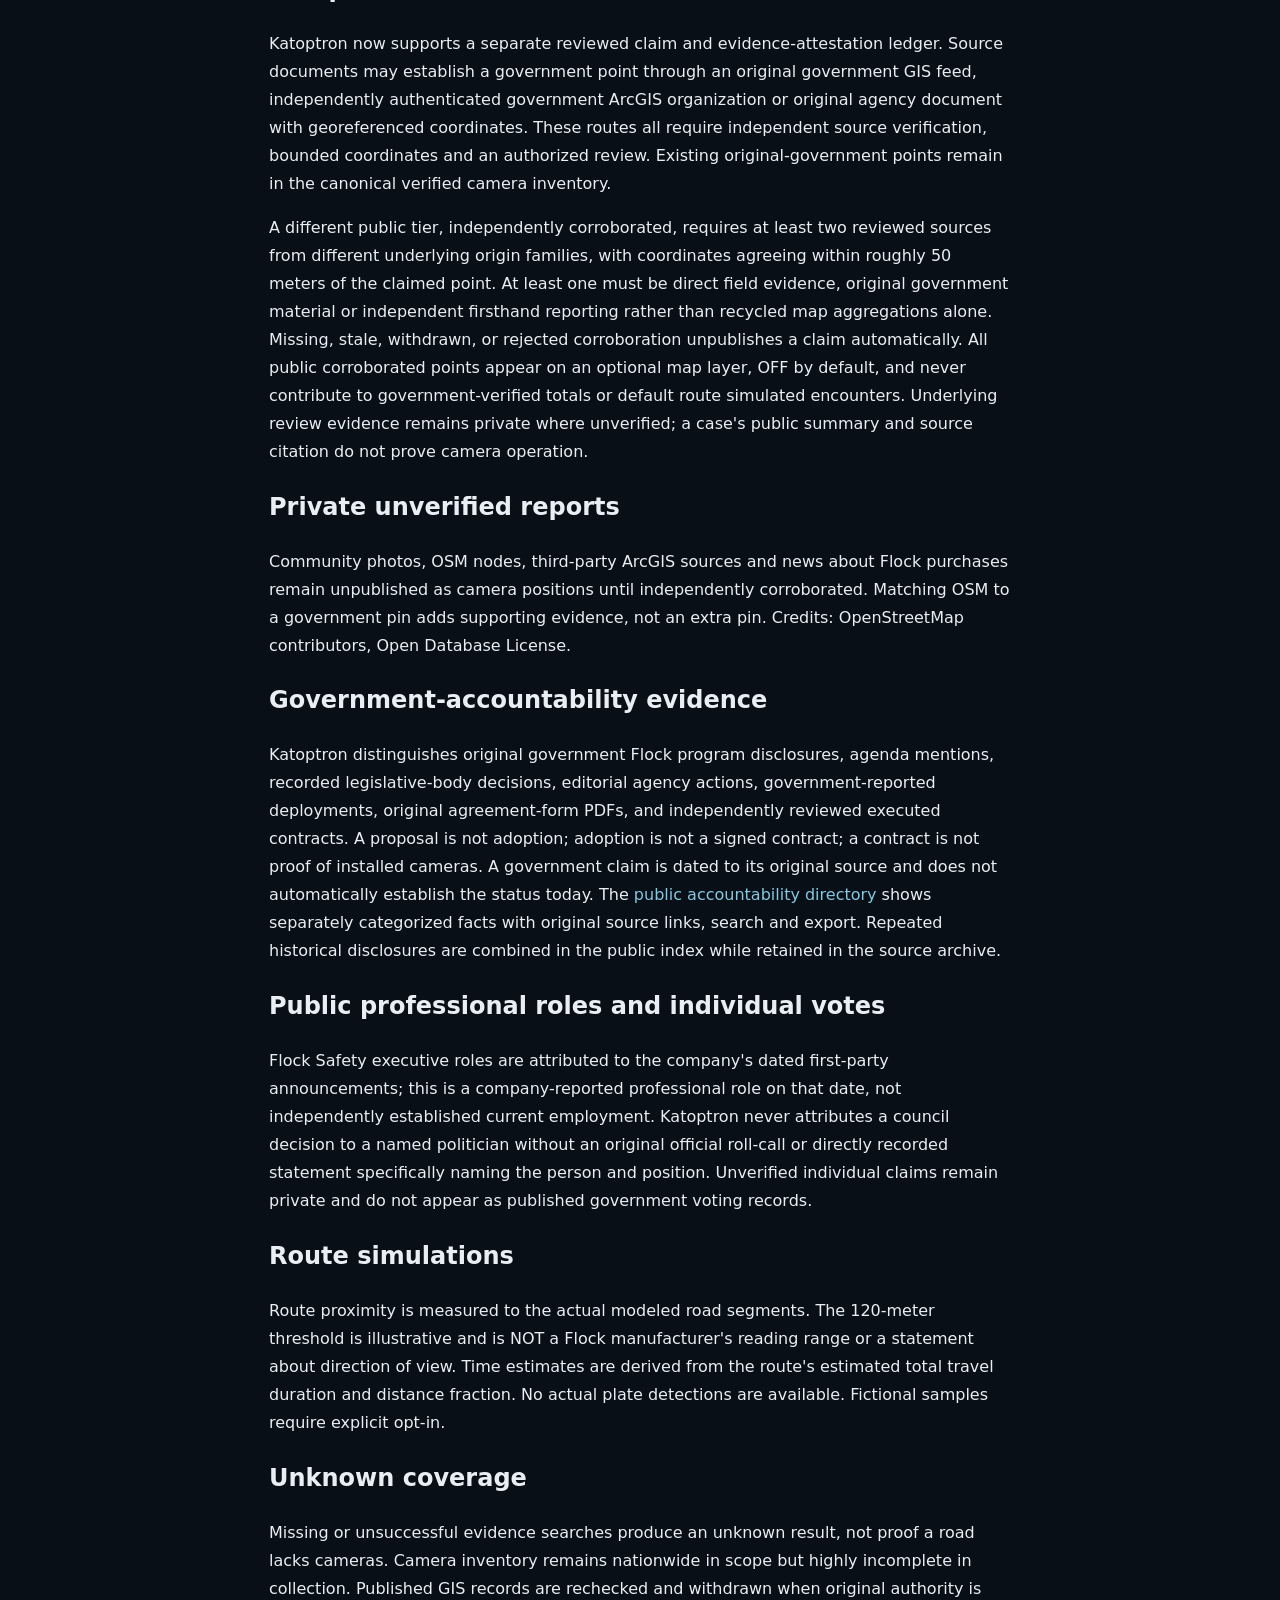
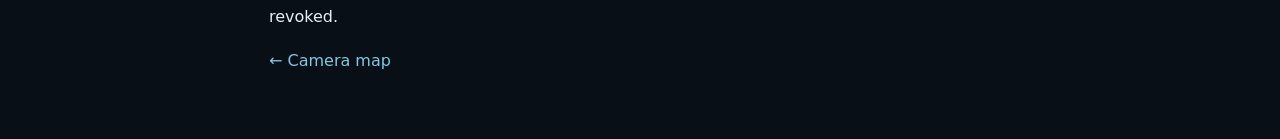
<file: methodology.html>
<!doctype html><html lang="en"><head><meta charset="utf-8"><meta name="viewport" content="width=device-width,initial-scale=1"><title>Evidence methodology | Katoptron</title><link rel="stylesheet" href="./map.css"><link rel="stylesheet" href="./a11y.css"></head><body><a class="skip-link" href="#main-content">Skip to main content</a>
<header class="masthead"><a href="./index.html" class="brand"><span class="logo-mark">◈</span><span><strong>KATOPTRON</strong><small>Evidence methodology</small></span></a><nav><a href="./index.html">CAMERA MAP</a><a href="./privacy.html">PRIVACY</a></nav></header>
<main id="main-content" style="max-width:790px;margin:2rem auto;padding:1rem 1.5rem;line-height:1.75">
<h1>Camera evidence methodology</h1><p>Updated October 23, 2026.</p>
<h2>Source-backed exact points</h2><p>A pin requires authority-bound original government GIS evidence that explicitly names a Flock device or Flock camera layer. An exact pin represents coordinates published in that source, not an independent physical inspection or proof that the device is operational. Popups link to source records and include when the source was last checked.</p>
<h2>Approximate areas</h2><p>A programme without source-verified individual camera pins may still qualify for a mapped area if its original government disclosure directly links Flock-specific, independently georeferenced GIS polygon boundaries. Approximate areas show only those original polygons, never invented circles around a city, assumed street corridors, or inactive/terminated deployments.</p><p>An area needs credible primary-source evidence of deployment without disclosed individual positions. Approximate coverage is drawn as an uncertainty region, never as a fabricated camera pin. No such regions have qualified yet.</p>
<h2>Documented jurisdictions with unknown camera locations</h2><p>Katoptron separately displays dated original-government Flock program evidence when exact camera coordinates have not been verified. These descriptions do not create camera pins, imply camera sightlines, or prove current operation. Terminated programs are explicitly labeled historical.</p>
<h2>Evidence history</h2><p>The public map provides original publication and subsequent official-source recheck dates for currently verified GIS camera records. Rechecking a source does not prove a device remains operational. History for records whose authority was withdrawn is not displayed as current evidence.</p>
<h2>Official government and endorsed external GIS evidence</h2><p>Each camera point must have original georeferenced evidence. A first-party GIS source can qualify when an authenticated original government Flock disclosure directly hyperlinks its exact .gov-operated layer; third-party Esri hosting instead requires a separately verified original government endorsement and original ArcGIS organization metadata. Title matches or map links alone are not proof. Automatic source rechecks retain original evidence history and withdraw source-specific pins when a successfully rechecked official disclosure removes the formerly endorsed Flock camera layer. Network outages do not by themselves revoke records.</p><h2>Independent evidence tiers</h2><p>Katoptron now supports a separate reviewed claim and evidence-attestation ledger. Source documents may establish a government point through an original government GIS feed, independently authenticated government ArcGIS organization or original agency document with georeferenced coordinates. These routes all require independent source verification, bounded coordinates and an authorized review. Existing original-government points remain in the canonical verified camera inventory.</p><p>A different public tier, independently corroborated, requires at least two reviewed sources from different underlying origin families, with coordinates agreeing within roughly 50 meters of the claimed point. At least one must be direct field evidence, original government material or independent firsthand reporting rather than recycled map aggregations alone. Missing, stale, withdrawn, or rejected corroboration unpublishes a claim automatically. All public corroborated points appear on an optional map layer, OFF by default, and never contribute to government-verified totals or default route simulated encounters. Underlying review evidence remains private where unverified; a case's public summary and source citation do not prove camera operation.</p><h2>Private unverified reports</h2><p>Community photos, OSM nodes, third-party ArcGIS sources and news about Flock purchases remain unpublished as camera positions until independently corroborated. Matching OSM to a government pin adds supporting evidence, not an extra pin. Credits: OpenStreetMap contributors, Open Database License.</p>
<h2>Government-accountability evidence</h2><p>Katoptron distinguishes original government Flock program disclosures, agenda mentions, recorded legislative-body decisions, editorial agency actions, government-reported deployments, original agreement-form PDFs, and independently reviewed executed contracts. A proposal is not adoption; adoption is not a signed contract; a contract is not proof of installed cameras. A government claim is dated to its original source and does not automatically establish the status today. The <a href="./accountability.html">public accountability directory</a> shows separately categorized facts with original source links, search and export. Repeated historical disclosures are combined in the public index while retained in the source archive.</p>
<h2>Public professional roles and individual votes</h2><p>Flock Safety executive roles are attributed to the company's dated first-party announcements; this is a company-reported professional role on that date, not independently established current employment. Katoptron never attributes a council decision to a named politician without an original official roll-call or directly recorded statement specifically naming the person and position. Unverified individual claims remain private and do not appear as published government voting records.</p>
<h2>Route simulations</h2><p>Route proximity is measured to the actual modeled road segments. The 120-meter threshold is illustrative and is NOT a Flock manufacturer's reading range or a statement about direction of view. Time estimates are derived from the route's estimated total travel duration and distance fraction. No actual plate detections are available. Fictional samples require explicit opt-in.</p>
<h2>Unknown coverage</h2><p>Missing or unsuccessful evidence searches produce an unknown result, not proof a road lacks cameras. Camera inventory remains nationwide in scope but highly incomplete in collection. Published GIS records are rechecked and withdrawn when original authority is revoked.</p>
<p><a href="./index.html">← Camera map</a></p></main></body></html>
</file>
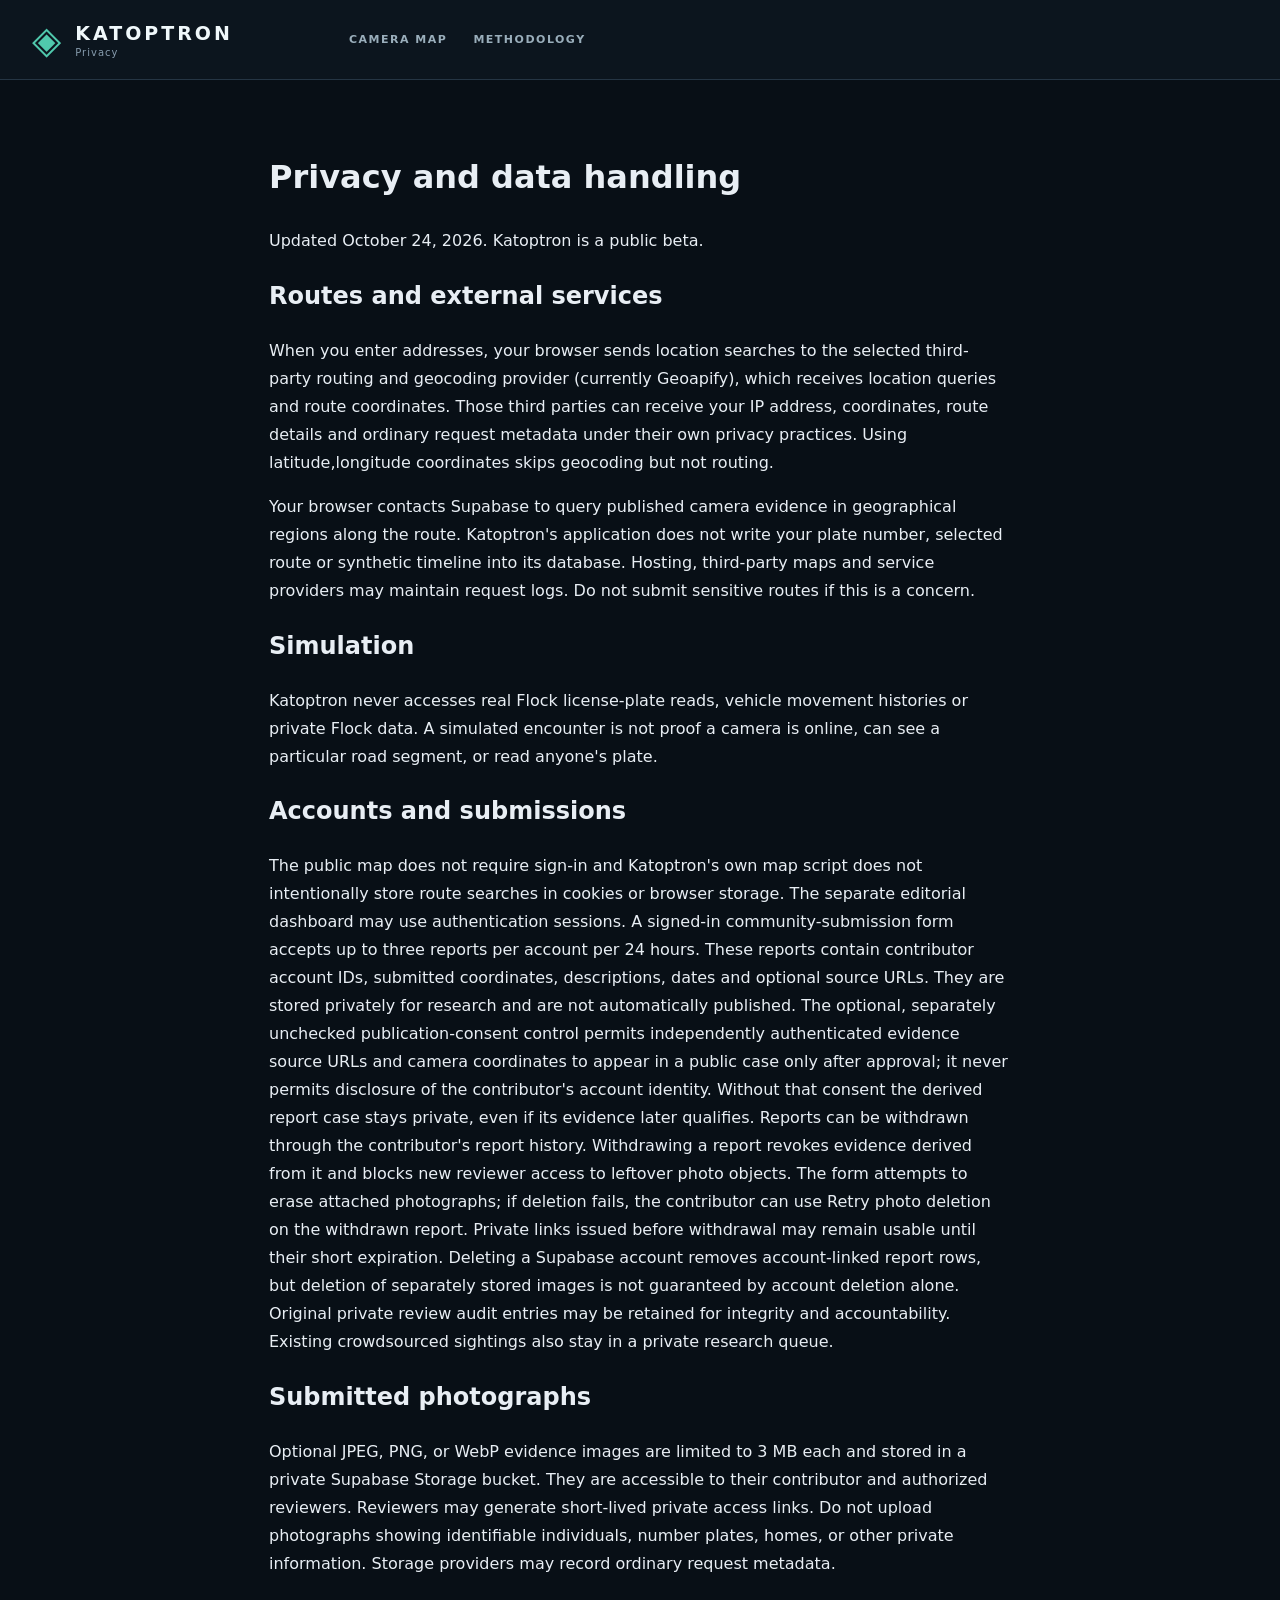
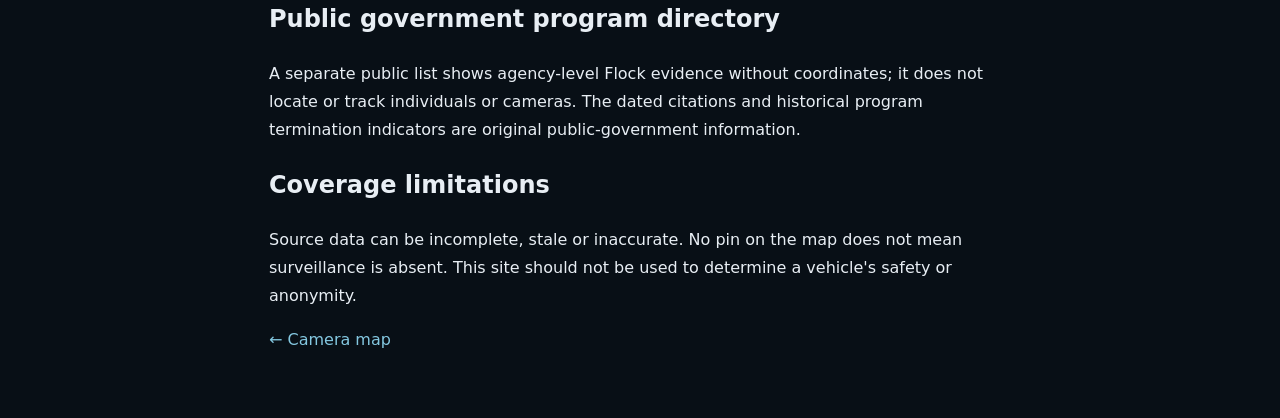
<file: privacy.html>
<!doctype html><html lang="en"><head><meta charset="utf-8"><meta name="viewport" content="width=device-width,initial-scale=1"><title>Privacy | Katoptron</title><link rel="stylesheet" href="./map.css"><link rel="stylesheet" href="./a11y.css"></head><body><a class="skip-link" href="#main-content">Skip to main content</a>
<header class="masthead"><a href="./index.html" class="brand"><span class="logo-mark">◈</span><span><strong>KATOPTRON</strong><small>Privacy</small></span></a><nav><a href="./index.html">CAMERA MAP</a><a href="./methodology.html">METHODOLOGY</a></nav></header>
<main id="main-content" style="max-width:790px;margin:2rem auto;padding:1rem 1.5rem;line-height:1.75">
<h1>Privacy and data handling</h1><p>Updated October 24, 2026. Katoptron is a public beta.</p>
<h2>Routes and external services</h2><p>When you enter addresses, your browser sends location searches to the selected third-party routing and geocoding provider (currently Geoapify), which receives location queries and route coordinates. Those third parties can receive your IP address, coordinates, route details and ordinary request metadata under their own privacy practices. Using latitude,longitude coordinates skips geocoding but not routing.</p>
<p>Your browser contacts Supabase to query published camera evidence in geographical regions along the route. Katoptron's application does not write your plate number, selected route or synthetic timeline into its database. Hosting, third-party maps and service providers may maintain request logs. Do not submit sensitive routes if this is a concern.</p>
<h2>Simulation</h2><p>Katoptron never accesses real Flock license-plate reads, vehicle movement histories or private Flock data. A simulated encounter is not proof a camera is online, can see a particular road segment, or read anyone's plate.</p>
<h2>Accounts and submissions</h2><p>The public map does not require sign-in and Katoptron's own map script does not intentionally store route searches in cookies or browser storage. The separate editorial dashboard may use authentication sessions. A signed-in community-submission form accepts up to three reports per account per 24 hours. These reports contain contributor account IDs, submitted coordinates, descriptions, dates and optional source URLs. They are stored privately for research and are not automatically published. The optional, separately unchecked publication-consent control permits independently authenticated evidence source URLs and camera coordinates to appear in a public case only after approval; it never permits disclosure of the contributor's account identity. Without that consent the derived report case stays private, even if its evidence later qualifies. Reports can be withdrawn through the contributor's report history. Withdrawing a report revokes evidence derived from it and blocks new reviewer access to leftover photo objects. The form attempts to erase attached photographs; if deletion fails, the contributor can use Retry photo deletion on the withdrawn report. Private links issued before withdrawal may remain usable until their short expiration. Deleting a Supabase account removes account-linked report rows, but deletion of separately stored images is not guaranteed by account deletion alone. Original private review audit entries may be retained for integrity and accountability. Existing crowdsourced sightings also stay in a private research queue.</p>
<h2>Submitted photographs</h2><p>Optional JPEG, PNG, or WebP evidence images are limited to 3 MB each and stored in a private Supabase Storage bucket. They are accessible to their contributor and authorized reviewers. Reviewers may generate short-lived private access links. Do not upload photographs showing identifiable individuals, number plates, homes, or other private information. Storage providers may record ordinary request metadata.</p>
<h2>Public government program directory</h2><p>A separate public list shows agency-level Flock evidence without coordinates; it does not locate or track individuals or cameras. The dated citations and historical program termination indicators are original public-government information.</p>
<h2>Coverage limitations</h2><p>Source data can be incomplete, stale or inaccurate. No pin on the map does not mean surveillance is absent. This site should not be used to determine a vehicle's safety or anonymity.</p>
<p><a href="./index.html">← Camera map</a></p></main></body></html>
</file>
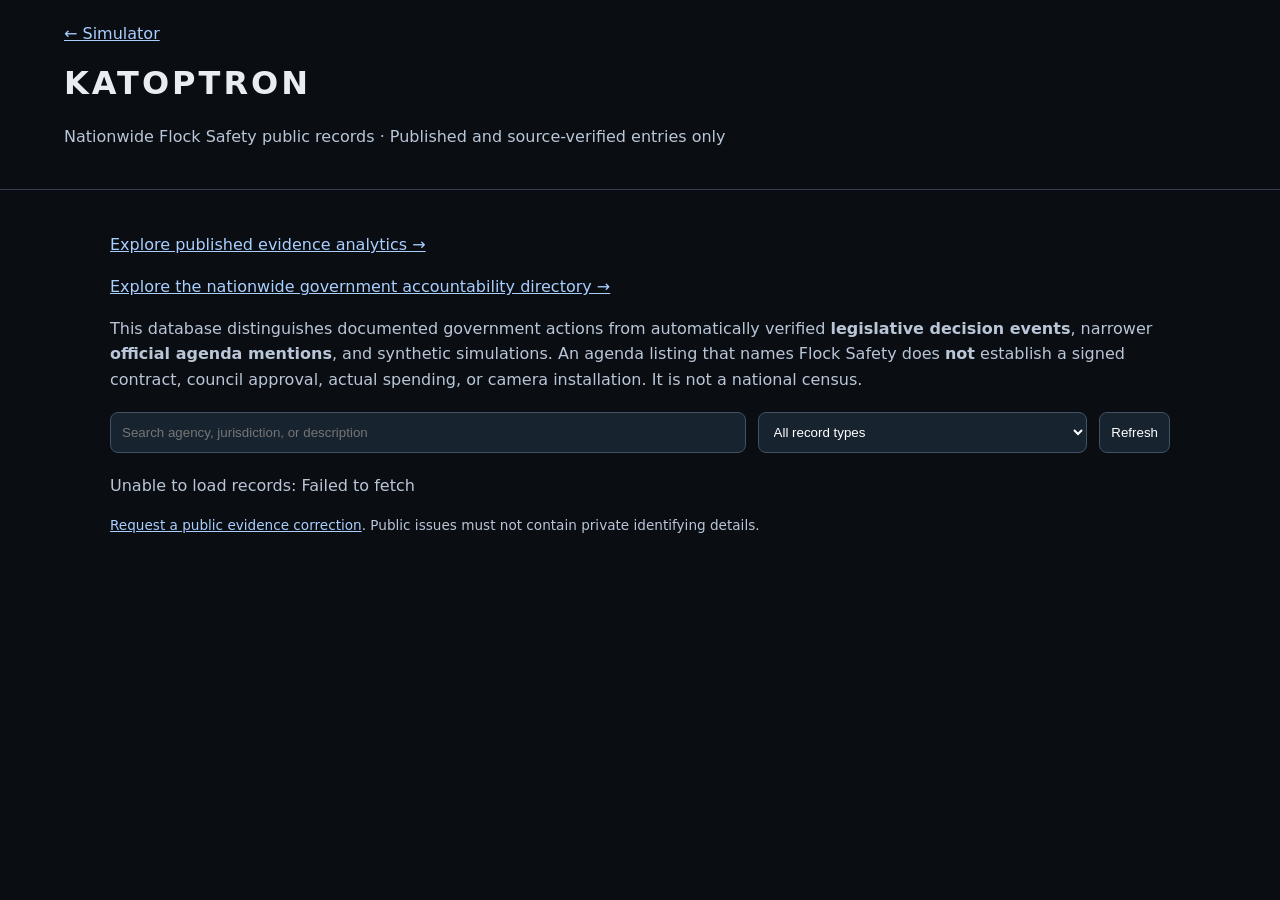
<file: records.html>
<!doctype html>
<html lang="en"><head><meta charset="utf-8"><meta name="viewport" content="width=device-width,initial-scale=1">
<title>Katoptron | Verified public records</title>
<style>
:root{color-scheme:dark;font-family:Inter,system-ui,sans-serif;background:#0a0d12;color:#e8edf4}*{box-sizing:border-box}body{margin:0}header{padding:24px max(20px,5vw);border-bottom:1px solid #344052}main{max-width:1100px;margin:auto;padding:26px 20px}a{color:#a9cfff}h1{letter-spacing:3px}p{line-height:1.6;color:#b9c6d7}.toolbar{display:flex;gap:12px;flex-wrap:wrap;margin:20px 0}input,select,button{background:#182330;color:#fff;border:1px solid #415166;border-radius:8px;padding:11px}input{flex:2;min-width:220px}select{flex:1;min-width:140px}button{cursor:pointer}.card{border:1px solid #344052;background:#111822;border-radius:12px;padding:18px;margin:12px 0}.meta{color:#a9b6c8;font-size:13px}.empty{border:1px dashed #516078;padding:22px;border-radius:10px}.pill{display:inline-block;border:1px solid #50637a;padding:4px 9px;border-radius:20px;font-size:12px;margin-bottom:10px}#status{min-height:25px}
</style><link rel="stylesheet" href="./a11y.css"></head><body><a class="skip-link" href="#main-content">Skip to main content</a><header><a href="./index.html">← Simulator</a><h1>KATOPTRON</h1><p>Nationwide Flock Safety public records · Published and source-verified entries only</p></header>
<main id="main-content"><p><a href="./analytics.html">Explore published evidence analytics →</a></p><p><a href="./accountability.html">Explore the nationwide government accountability directory →</a></p><p>This database distinguishes documented government actions from automatically verified <strong>legislative decision events</strong>, narrower <strong>official agenda mentions</strong>, and synthetic simulations. An agenda listing that names Flock Safety does <strong>not</strong> establish a signed contract, council approval, actual spending, or camera installation. It is not a national census.</p>
<div class="toolbar"><input id="query" type="search" placeholder="Search agency, jurisdiction, or description" aria-label="Search records"><select id="kind" aria-label="Record type"><option value="all">All record types</option><option value="actions">Editorially verified actions</option><option value="decisions">Auto-verified legislative decisions</option><option value="contracts">Signed contracts (editorially verified)</option><option value="contractdocs">Original agreement PDFs (execution unverified)</option><option value="deployments">Deployments</option><option value="mentions">Official agenda mentions</option></select><button id="refresh">Refresh</button></div>
<p id="status" role="status">Loading published records…</p><section id="results" aria-live="polite"></section>
<p style="font-size:.85rem"><a href="https://github.com/ayeemecee0/Katoptron/issues/new/choose" target="_blank" rel="noopener noreferrer">Request a public evidence correction</a>. Public issues must not contain private identifying details.</p></main><script src="./config.js"></script><script>
'use strict';
const cfg=window.KATOPTRON_CONFIG;
const $=id=>document.getElementById(id);
const cache=[];
let agendaFeedWarning='';
function textNode(tag,value,cls){const el=document.createElement(tag);el.textContent=value==null?'':String(value);if(cls)el.className=cls;return el;}
function safeLink(url){try{const u=new URL(url);return u.protocol==='https:'?u.href:null;}catch{return null;}}
async function read(table){
  const url=cfg.supabaseUrl+'/rest/v1/'+table+'?select=*&limit=500';
  const res=await fetch(url,{headers:{apikey:cfg.supabasePublishableKey,Authorization:'Bearer '+cfg.supabasePublishableKey}});
  if(!res.ok)throw new Error(table+': '+res.status+' '+(await res.text()).slice(0,200));
  return await res.json();
}
async function load(){
  agendaFeedWarning='';
  $('status').textContent='Loading published records…';
  try{
    if(!cfg?.supabaseUrl||!cfg?.supabasePublishableKey)throw new Error('Missing public Supabase configuration');
    const [actions,contracts,deployments,mentions,decisions,contractdocs,sources,agencies,people,jurisdictions]=await Promise.all([
      read('published_actions'),read('published_contracts'),read('published_deployments'),
      read('verified_flock_agenda_mentions').catch(err=>{agendaFeedWarning=err.message;return [];}),
      read('verified_flock_legislative_decisions').catch(err=>{agendaFeedWarning=err.message;return [];}),
      read('official_flock_contract_documents').catch(err=>{agendaFeedWarning=err.message;return [];}),
      read('sources'),read('agencies'),read('people'),read('jurisdictions')
    ]);
    const sourceMap=new Map(sources.map(x=>[x.id,x]));
    const agencyMap=new Map(agencies.map(x=>[x.id,x]));
    const personMap=new Map(people.map(x=>[x.id,x]));
    const jurisdictionMap=new Map(jurisdictions.map(x=>[x.id,x]));
    cache.length=0;
    for(const [kind,items] of [['actions',actions],['contracts',contracts],['deployments',deployments]]){
      for(const item of items){
        const agency=agencyMap.get(item.agency_id);
        const jurisdiction=jurisdictionMap.get(item.jurisdiction_id||agency?.jurisdiction_id);
        const person=personMap.get(item.person_id);
        const source=sourceMap.get(item.source_id);
        cache.push({kind,date:item.action_date||item.signed_on||item.as_of_date||'',title:agency?.name||person?.name||jurisdiction?.name||'Public record',summary:item.factual_description||item.summary||((item.camera_count!=null?item.camera_count+' reported cameras · ':'')+(item.status||'Deployment record')),details:[jurisdiction?.state_code,jurisdiction?.name,person?.name,item.action_type,item.recorded_position].filter(Boolean).join(' · '),source:source?.url||null,sourceTitle:source?.title||'View original source'});
      }
    }
    for(const item of mentions){
      cache.push({
        kind:'mentions',
        date:item.intro_date||'',
        title:item.jurisdiction_label||'Government agenda',
        summary:'Official government agenda matter explicitly names Flock Safety: '+(item.matter_title||'')+'. This confirms an agenda listing only, not approval, contract execution, or deployment.',
        details:[item.file_number,'Automatically verified exact-title source','No approval inferred'].filter(Boolean).join(' · '),
        source:item.official_api_url,
        sourceTitle:'View exact official government matter (Legistar API)'
      });
    }
    for(const item of decisions){
      cache.push({
        kind:'decisions',
        date:item.action_date||'',
        title:item.jurisdiction_label||'Government legislative action',
        summary:'Official legislative action recorded: '+(item.action_body||'Governing body')+
          ' — '+(item.action_name||'')+' (recorded result: '+(item.passed_flag_name||'')+
          '). Related matter: '+(item.matter_title||'')+
          '. This describes one recorded action on this date; it does not by itself prove a signed agreement, camera installation, final status, or any individual vote.',
        details:[item.file_number,'Auto-verified government action history',item.action_date].filter(Boolean).join(' · '),
        source:item.official_history_url,
        sourceTitle:'View exact official legislative action history'
      });
    }
    for(const item of contractdocs){
      cache.push({kind:'contractdocs',date:(item.verified_at||'').slice(0,10),
        title:item.jurisdiction_label||'Official government agreement PDF',
        summary:'Government-hosted agreement document references Flock Safety: '+(item.attachment_name||'')+'. Document existence and contract-like text have been verified; SIGNATURES AND EXECUTION HAVE NOT BEEN VERIFIED.',
        details:['Official PDF',item.pdf_pages+' pages','SHA-256: '+item.pdf_sha256.slice(0,16)+'…','Execution not verified'].join(' · '),
        source:item.document_url,sourceTitle:'View original government PDF'});
    }
    render();
  }catch(err){$('status').textContent='Unable to load records: '+err.message;$('results').replaceChildren();}
}
function render(){
 const q=$('query').value.trim().toLowerCase(),kind=$('kind').value;
 const rows=cache.filter(r=>(kind==='all'||r.kind===kind)&&[r.title,r.summary,r.details].join(' ').toLowerCase().includes(q)).sort((a,b)=>b.date.localeCompare(a.date));
 $('status').textContent=rows.length+' verified public record'+(rows.length===1?'':'s')+' matching filters ('+
  rows.filter(row=>row.kind==='mentions').length+' agenda mentions; '+
  rows.filter(row=>row.kind==='decisions').length+' verified legislative actions; neither implies a signed contract)'+
  (agendaFeedWarning?' · Official agenda feed temporarily unavailable':'');
 $('results').replaceChildren();
 if(!rows.length){$('results').append(textNode('p','No published records match. The database may not have verified entries yet.','empty'));return;}
 for(const r of rows){const card=document.createElement('article');card.className='card';card.append(textNode('span',r.kind==='mentions'?'Official agenda mention — not approval':r.kind==='decisions'?'Recorded legislative decision — not a signed contract':r.kind,'pill'),textNode('h2',r.title),textNode('div',[r.date,r.details].filter(Boolean).join(' · '),'meta'),textNode('p',r.summary));const href=safeLink(r.source);if(href){const a=document.createElement('a');a.href=href;a.target='_blank';a.rel='noopener noreferrer';a.textContent=r.sourceTitle+' ↗';card.append(a);} $('results').append(card);}
}
$('query').addEventListener('input',render);$('kind').addEventListener('change',render);$('refresh').addEventListener('click',load);load();
</script></body></html>
</file>
<file: a11y.css>
/* Katoptron shared keyboard, motion and small-screen accessibility layer. */
.skip-link{position:absolute;z-index:20000;left:10px;top:10px;
padding:12px 16px;background:#e7f6fa;color:#06202b!important;
border:2px solid #06202b;border-radius:5px;text-decoration:none!important;
transform:translateY(-200%);font-weight:750;font-size:14px}
.skip-link:focus,.skip-link:focus-visible{transform:translateY(0);outline:3px solid #69bfe5;outline-offset:2px}
:focus-visible{outline:3px solid #82d8e5!important;outline-offset:3px}
:focus:not(:focus-visible){outline:none}
button,input,select,textarea,a{touch-action:manipulation}
[aria-disabled="true"],button:disabled{cursor:not-allowed}
@media(max-width:810px){
  .masthead nav{scrollbar-width:thin;white-space:nowrap}
  .masthead nav a{display:inline-flex;min-height:42px;align-items:center}
}
@media(prefers-reduced-motion:reduce){
 *,*::before,*::after{animation-duration:.01ms!important;animation-iteration-count:1!important;
 transition-duration:.01ms!important;scroll-behavior:auto!important}
}
</file>
<file: map.css>
:root{font-family:Inter,ui-sans-serif,system-ui,-apple-system,Segoe UI,Arial,sans-serif;color:#e8eef4;background:#080f16;color-scheme:dark}*{box-sizing:border-box}body{margin:0}a{color:#84c8e1;text-decoration:none}a:hover{text-decoration:underline}button,input{font:inherit}button{cursor:pointer}.masthead{height:80px;border-bottom:1px solid #253544;background:#0c151e;display:flex;align-items:center;padding:0 32px;gap:32px}.brand{display:flex;align-items:center;gap:14px;color:#f0f8fb;min-width:285px}.brand:hover{text-decoration:none}.brand strong{font-size:19px;font-weight:770;letter-spacing:3px;display:block}.brand small{display:block;font-size:10px;color:#879cae;letter-spacing:1px;margin-top:3px}.logo-mark{font-size:38px;color:#50c9ad;line-height:1}.masthead nav{display:flex;gap:26px;align-items:center;flex:1}.masthead nav a{white-space:nowrap;font-size:11px;letter-spacing:1.5px;font-weight:760;color:#9aaebb}.masthead nav a.current{color:#6ce3c0}.phase{border:1px solid #36544c;color:#6bd2b5;border-radius:4px;padding:8px 10px;font-size:10px;letter-spacing:1px;white-space:nowrap}.workspace{display:grid;grid-template-columns:355px minmax(0,1fr);max-width:1900px;min-height:calc(100vh - 126px);margin:auto}.sidebar{background:#101a25;border-right:1px solid #293b4c;max-height:calc(100vh - 80px);overflow:auto}.sidebar-top{padding:27px 27px 23px;background:linear-gradient(155deg,#173037 0%,#101a25 75%)}.eyebrow{color:#65d9b9;font-size:10px;letter-spacing:2px;font-weight:800}.sidebar h1{font-size:25px;line-height:1.16;letter-spacing:-.6px;font-weight:740;margin:17px 0 12px}.sidebar h1 em{font-style:normal;color:#7ac2d5}.sidebar p{line-height:1.58;font-size:12px;color:#9bafbf;margin:10px 0 0}.sidebar-section{padding:21px 27px 22px;border-top:1px solid #2a3a49}.section-heading{display:flex;align-items:center;justify-content:space-between;margin-bottom:15px}.section-heading h2{margin:0;font-size:14px;letter-spacing:.1px}.muted{color:#9aacbd}.tiny{font-size:10px}.stage{font-size:10px;color:#71bda9;letter-spacing:.8px}.stats{display:grid;grid-template-columns:1fr 1fr 1fr;gap:10px;margin-bottom:16px}.stats>div{padding:13px 12px;border-radius:6px;border:1px solid #314453;background:#152532}.stats strong{display:block;font-size:22px;font-weight:650;color:#e8f6fa}.stats span{font-size:10px;display:block;margin-top:3px;color:#91a8b6}.toggle{display:flex;align-items:center;gap:10px;font-size:12px;color:#cedde5;margin:13px 0;cursor:pointer}.toggle input{accent-color:#53d3b6}.dot,.legend-dot{display:inline-block;width:11px;height:11px;flex-shrink:0;border-radius:50%}.exact{background:#40d8bc}.approx{background:#e3ae62}.hypothetical{background:#d27edc}.provisional{background:#6587ce}.micro{font-size:11px!important;color:#96aabc!important;line-height:1.6!important}.sidebar form>label{display:block;font-size:10px;letter-spacing:1.4px;font-weight:750;color:#9cb0bf;margin:14px 0 7px}.sidebar input:not([type=checkbox]){width:100%;background:#0b151f;border:1px solid #375266;color:#e9f0f7;border-radius:5px;padding:13px 12px;font-size:13px;outline:none}.sidebar input:focus{border-color:#58d1bb;box-shadow:0 0 0 2px #54c5ab20}.main-button{background:#65d9b9;color:#081a20;border:0;border-radius:5px;padding:14px;width:100%;font-size:12px;font-weight:800;margin-top:17px;display:flex;justify-content:space-between;align-items:center}.main-button:hover{background:#8be9d0}.main-button:disabled{opacity:.5;cursor:wait}.text-button{margin-top:13px;background:none;color:#8ccbd5;border:0;padding:0;font-size:11px;text-decoration:underline;text-underline-offset:3px}.row-controls{display:flex;gap:10px;margin-top:17px}.row-controls button{flex:1;background:#213340;border:1px solid #3f5965;border-radius:5px;padding:11px;color:#e4edf0;font-size:12px}.row-controls button:disabled{opacity:.4;cursor:not-allowed}.mini-stat{display:flex;justify-content:space-between;align-items:center;font-size:12px;border-bottom:1px solid #29404e;padding:10px 0;color:#9aafbd}.mini-stat strong{font-size:12px;color:#d8eff0}.map-panel{min-width:0;position:relative;background:#0b141b}.map-toolbar{height:70px;padding:15px 24px;display:flex;align-items:center;justify-content:space-between;gap:20px;border-bottom:1px solid #293b49}.map-toolbar strong{display:block;color:#e5f0f2;letter-spacing:1.25px;font-size:11px}.map-toolbar small{display:block;color:#91a8b5;margin-top:5px;font-size:11px}.map-actions{display:flex;gap:12px;align-items:center;white-space:nowrap}.map-actions button{border:1px solid #445b6c;background:#1b2b38;border-radius:5px;color:#d6eaf0;font-size:11px;padding:9px 12px}.map-actions a{font-size:11px}#map{height:min(62vh,720px);min-height:410px;background:#122331}.leaflet-container{font-family:inherit;background:#122331}.leaflet-popup-content-wrapper,.leaflet-popup-tip{background:#152330;color:#d8e8f0}.camera-popup{width:235px}.camera-popup strong{display:block;margin:0 0 6px;font-size:14px}.camera-popup span{font-size:12px;display:block;line-height:1.4;margin:6px 0}.camera-popup small{font-size:11px;color:#afc3ce}.camera-popup a{display:block;margin-top:10px}.legend{position:relative;padding:10px 20px;background:#0e1a24;border-top:1px solid #263c4c;display:flex;gap:24px;align-items:center;flex-wrap:wrap}.legend span{font-size:11px;color:#bacbd5;display:flex;gap:7px;align-items:center}.timeline{padding:22px 24px 30px;background:#0e1923}.timeline-heading{display:flex;align-items:center;justify-content:space-between}.timeline-heading h2{margin:6px 0 0;font-size:18px}.timeline-heading>span{font-size:10px;border:1px solid #3d5964;color:#9bcbd4;padding:6px 9px;border-radius:3px;letter-spacing:.5px}.timeline>p{font-size:12px;line-height:1.65;color:#a3b6c2;max-width:820px}.timeline ol{list-style:none;padding:0;margin:14px 0 0;display:grid;gap:9px}.timeline li{border-left:3px solid #d28bdc;padding:9px 12px;background:#192836;color:#c9d7e1;font-size:12px}.timeline li.verified{border-color:#43d6be}.timeline li strong{color:#eff5f6}.timeline li small{display:block;color:#8fa6b6;margin-top:4px}footer{border-top:1px solid #293949;padding:15px 32px;display:flex;justify-content:space-between;gap:20px;font-size:10px;line-height:1.5;color:#8ea5b4;background:#0b141d}@media(max-width:1100px){.masthead{gap:14px;padding:0 18px}.masthead nav{gap:13px}.phase{display:none}.workspace{grid-template-columns:315px minmax(0,1fr)}.sidebar-section{padding:18px}.sidebar-top{padding:22px 18px}}@media(max-width:810px){.masthead{height:auto;min-height:72px;flex-wrap:wrap;padding:12px 16px}.brand{min-width:0;flex:1}.brand strong{font-size:16px}.masthead nav{width:100%;overflow-x:auto;gap:18px;padding:5px 0}.workspace{display:flex;flex-direction:column}.sidebar{max-height:none;overflow:visible}.sidebar-top{padding:18px}.sidebar-section{padding:14px 18px}.stats{margin-bottom:8px}.map-toolbar{height:auto;min-height:70px;padding:12px;flex-wrap:wrap}.map-actions{gap:12px}#map{height:52vh;min-height:350px}.legend{gap:10px}.timeline{padding:18px}footer{flex-direction:column;padding:14px 18px}}
.map-search{margin:12px 0 3px!important}
.map-search label,.field-label{display:block;font-size:10px;font-weight:750;letter-spacing:1px;color:#9cb0bf;margin:12px 0 7px}
.map-search .search-row{display:flex;gap:6px}
.map-search .search-row input{min-width:0;flex:1;width:100%;padding:10px 8px}
.map-search .search-row button{background:#284453;border:1px solid #3c7480;color:#e2f8fa;border-radius:4px;padding:4px 11px;font-size:12px}
#jurisdictionFilter,#cameraTextFilter{width:100%;display:block;background:#0b151f;border:1px solid #375266;color:#e9f0f7;border-radius:5px;padding:10px;font-size:12px}
#jurisdictionFilter:focus,#cameraTextFilter:focus{outline:2px solid #5bd3bb}
.history-button{border:1px solid #407a86;border-radius:4px;background:#21404d;color:#e0f9fb;font-size:11px;padding:7px 10px;margin-top:8px;cursor:pointer}
.history-button:disabled{opacity:.7}
.evidence-history{padding-left:20px;margin:8px 0;font-size:11px;color:#c5dadd;line-height:1.7}

.program-list{padding:0;margin:12px 0;list-style:none;max-height:310px;overflow:auto}
.program-list li{padding:12px 0;border-bottom:1px solid #2e4453}
.program-list li strong{display:block;font-size:12px;color:#e7f4f4}
.program-list li>span{display:block;font-size:10px;font-weight:700;margin-top:5px}
.program-list li>.program-ended{color:#f0ae8f}
.program-list li>.program-documented{color:#8bd2c4}
.program-list li p{font-size:11px;margin:7px 0;line-height:1.5}
.program-list li a{font-size:11px}
#programSearch{display:block;width:100%;background:#0b151f;color:#e3f6f4;border:1px solid #375266;border-radius:5px;padding:10px}

.mobile-map-link{display:none}
@media(max-width:810px){
.mobile-map-link{display:inline-flex;margin-top:14px;padding:9px 13px;font-size:12px;font-weight:750;color:#dffcf4;background:#1d504c;border:1px solid #3e9587;border-radius:5px;text-decoration:none}
.mobile-map-link:focus-visible{outline:3px solid #a0e8de;outline-offset:3px}
#map:focus{outline:2px solid #7bdac3;outline-offset:-2px}
}

.route-compare{margin-top:19px;border-top:1px solid #2a3a49;padding-top:14px}
.route-compare h3{font-size:12px;font-weight:750;color:#dceaf0;margin:3px 0 8px}
.route-compare ol{margin:12px 0;padding:0;list-style:none;display:grid;gap:8px}
.route-compare li{min-width:0}
.comparison-choice{width:100%;text-align:left;background:#102433;color:#d7e5ef;border:1px solid #38536b;border-radius:7px;padding:11px 12px;display:grid;gap:4px;cursor:pointer}
.comparison-choice:hover,.comparison-choice:focus-visible{border-color:#70aacc}
.comparison-choice.selected{border-color:#65d9b9;background:#153238;box-shadow:inset 3px 0 #65d9b9}
.comparison-choice strong{font-size:12px;color:#eff8fa}
.comparison-choice span{font-size:11px;color:#c0d6e4}
.comparison-choice small{font-size:10px;line-height:1.5;color:#a5b9ca}

.sidebar select{width:100%;background:#0b151f;border:1px solid #375266;
 color:#e9f0f7;border-radius:5px;padding:11px;font-size:12px}
.sidebar select:focus-visible{outline:2px solid #65d9b9;outline-offset:2px}
.geocode-choice:has(select[hidden]){display:none}
[hidden]{display:none!important}

/* Prevent large desktop navigation from stretching the document width.
   Horizontal scrolling belongs within navigation, not the page viewport. */
.masthead{max-width:100%;min-width:0}
.masthead nav{min-width:0;max-width:100%;overflow-x:auto;overflow-y:hidden;scrollbar-width:thin}
.masthead nav a{flex-shrink:0}
.workspace,.map-panel,.map-toolbar{min-width:0}
</file>
